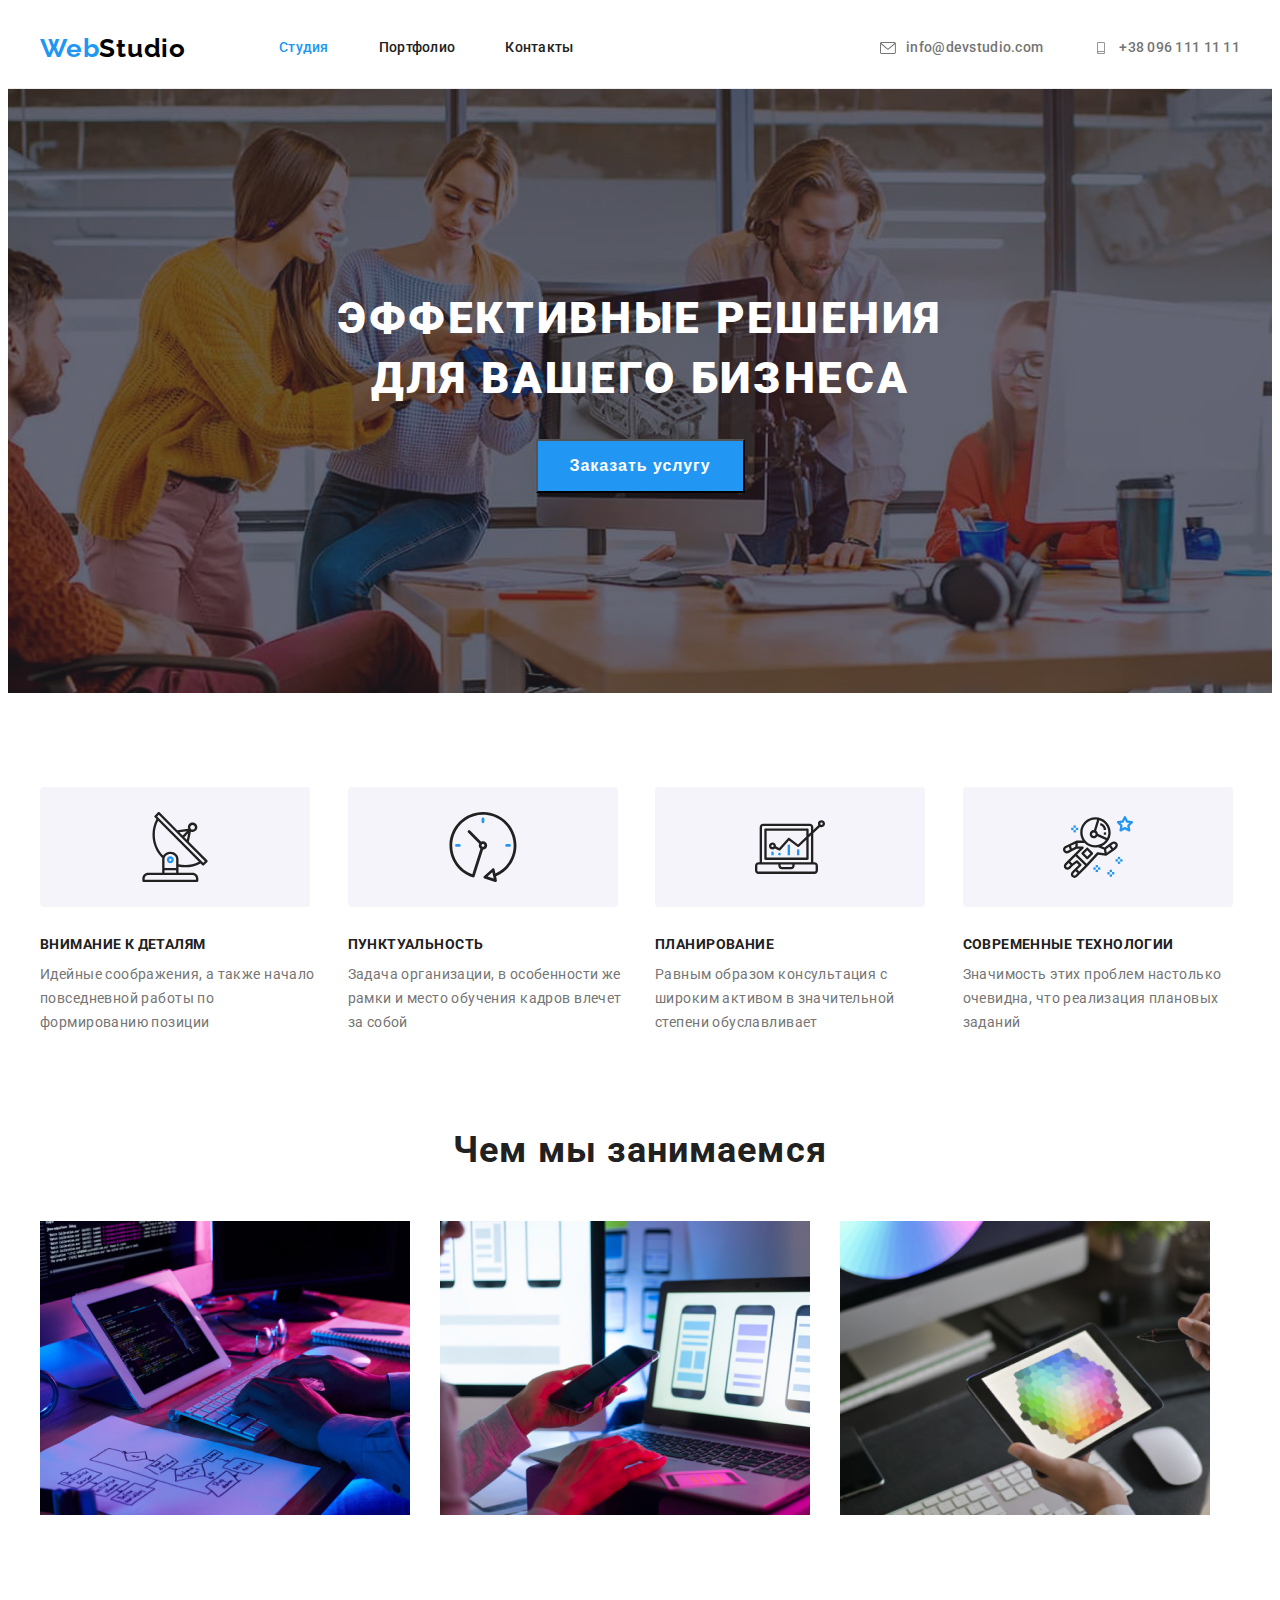
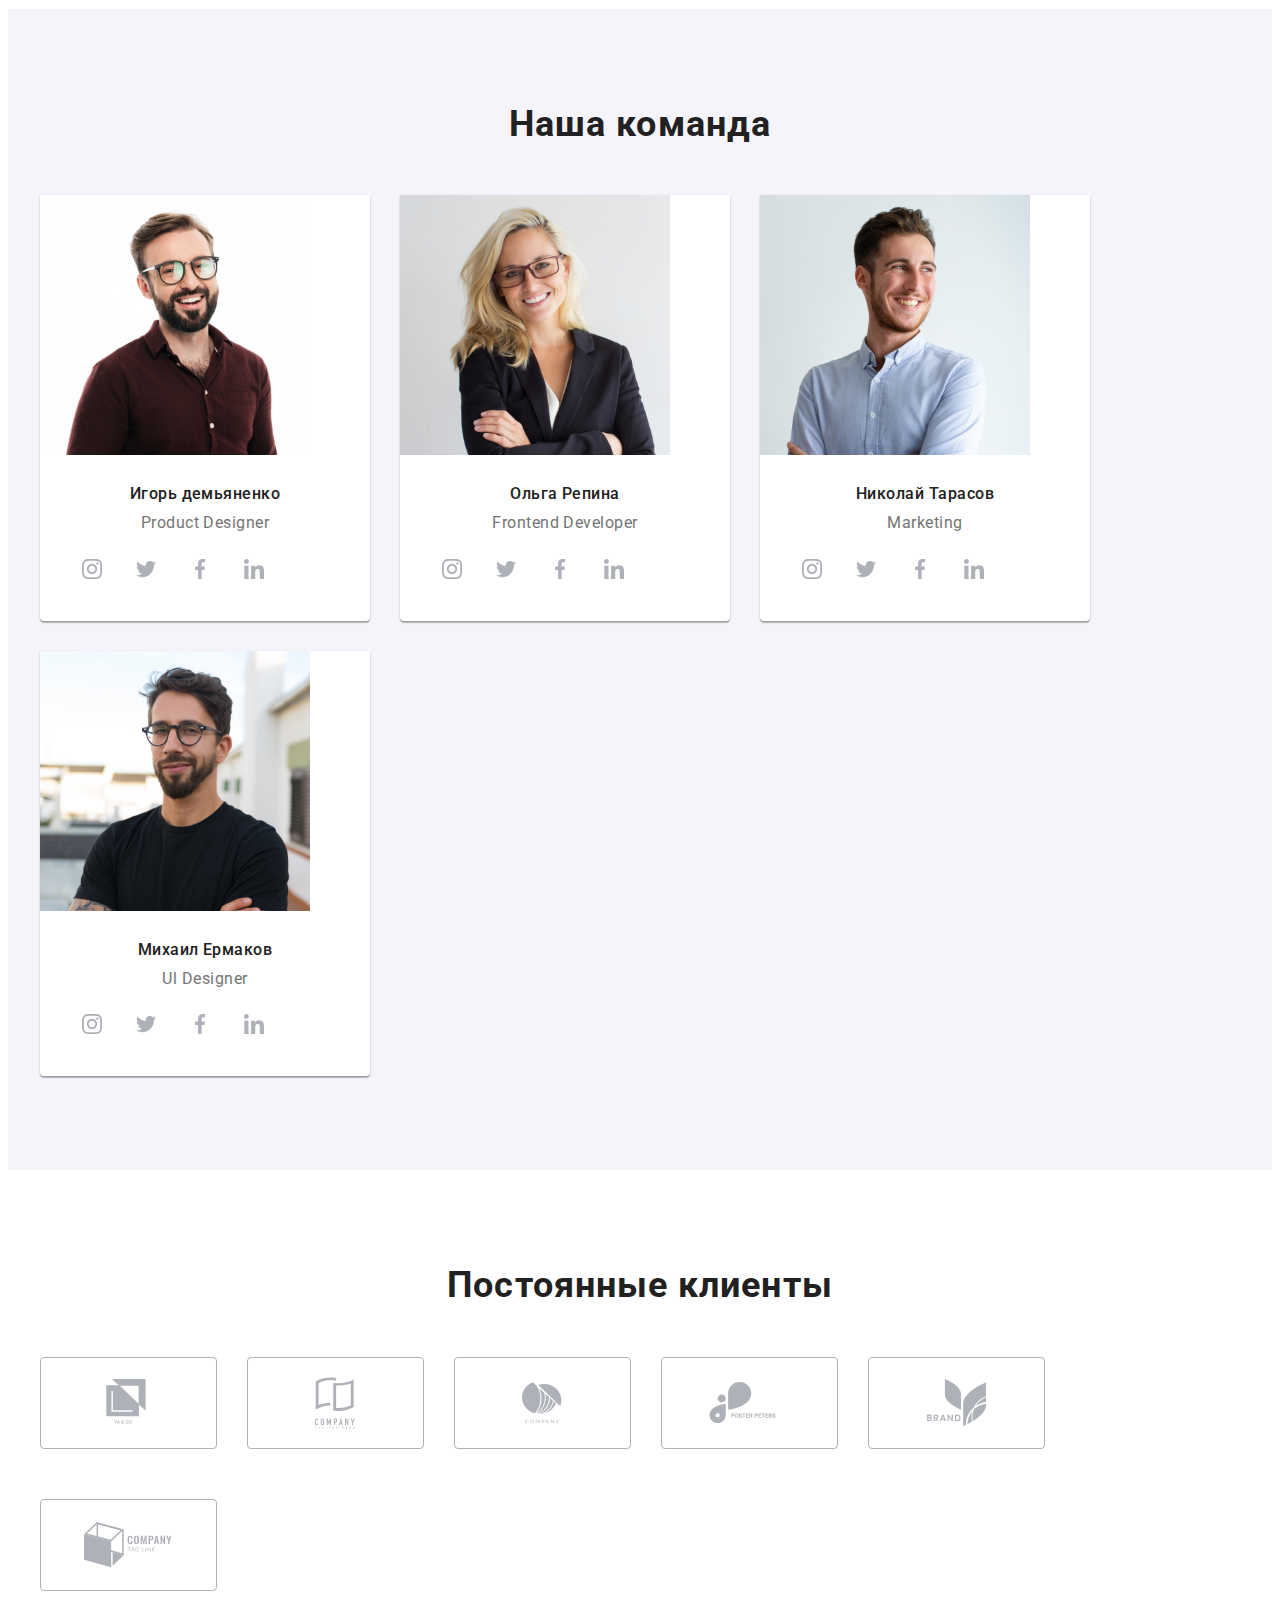
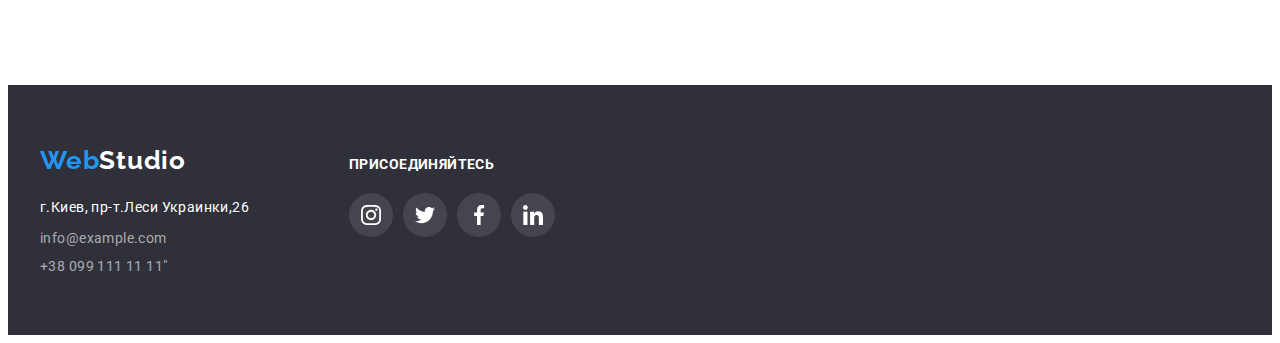
<file: goit-markup-hw-04/index.html>
<!DOCTYPE html>
<html lang="ru">

<head>
    <meta charset="UTF-8">
    <meta http-equiv="X-UA-Compatible" content="IE=edge">
    <meta name="viewport" content="width=device-width, initial-scale=1.0">
    <title>Веб Студия</title>
    <link rel="preconnect" href="https://fonts.gstatic.com">
    <link
        href="https://fonts.googleapis.com/css2?family=Raleway:wght@700&family=Roboto:wght@400;500;700;900&display=swap"
        rel="stylesheet">
    <link rel="stylesheet" href="https://cdnjs.cloudflare.com/ajax/libs/modern-normalize/1.0.0/modern-normalize.min.css"
        integrity="sha512-ISS7cAi1PEhQ8jnbJpJZMd29NlhNj4AWYyLOSp2CE/CsHxTCu+r+t0D2yoJudVrd0/8fTVPUVDzY5Tvli75u/g=="
        crossorigin="anonymous" />
    <link rel="stylesheet" href="./css/styles.css">
</head>

<body>
    <header class="header">
        <div class="container">
            <nav class="header-nav">
                <a class="logo link logo-light-theme" href="#"><span class="logo-item">Web</span>Studio</a>
                <ul class="navigation-list list">
                    <li class="navigation-item">
                        <a class="navigation-link link current" href="./index.html">Студия</a>
                    </li>
                    <li class="navigation-item">
                        <a class="navigation-link link" href="./portfolio.html">Портфолио</a>
                    </li>
                    <li class="navigation-item">
                        <a class="navigation-link link" href="">Контакты</a>
                    </li>
                </ul>
            </nav>
            <ul class="site-nav">
                <li class="list">
                    <a class="tel-link link" href="mailto:info@devstudio.com">
                    <svg class="auth-icon" width="16" height="12">
                        <use href="./images/sprite.svg#envelope">
                        </use>
                    </svg>info@devstudio.com</a>
                </li>
                <li class="list">
                    <a class="tel-link link" href="tel:+380961111111">
                    <svg class="auth-icon" width="10" height="16">
                        <use href="./images/sprite.svg#smartphone">
                    </use> 
                    </svg>+38 096 111 11 11</a>
                </li>
            </ul>
        </div>
    </header>
    <main>

        <!-- HERO -->
        <section class="hero">
            <div class="wrap-container">
                <div class="container">
                    <h1 class="hero-title">Эффективные решения для вашего бизнеса</h1>
                    <button class="modal-button" type="button">Заказать услугу</button>
                </div>
            </div>
        </section>

        <!-- ABOUT US-->
        <section class="about">
            <div class="container">
                <ul class="about-list list">
                    <li class="about-us-list">
                        <div class="thumb">
                            <svg  width="70" height="70">
                                <use href="./images/sprite.svg#antenna"></use>
                            </svg>
                        </div>
                        <h3 class="about-title">Внимание к деталям</h3>
                        <p class="suptitle">Идейные соображения, а также начало повседневной работы по формированию
                            позиции
                        </p>
                    </li>
                    <li class="about-us-list">
                        <div class="thumb">
                            <svg width="70" height="70">
                                <use href="./images/sprite.svg#clock"></use>
                            </svg>
                        </div>
                        <h3 class="about-title">Пунктуальность</h3>
                        <p class="suptitle">Задача организации, в особенности же рамки и место обучения кадров влечет за
                            собой</p>
                    </li>
                    <li class="about-us-list">
                        <div class="thumb">
                            <svg width="70" height="70">
                                <use href="./images/sprite.svg#diagram"></use>
                            </svg>
                        </div>
                        <h3 class="about-title">Планирование</h3>
                        <p class="suptitle">Равным образом консультация с широким активом в значительной степени
                            обуславливает</p>
                    </li>
                    <li class="about-us-list">
                        <div class="thumb">
                            <svg width="70" height="70">
                                <use href="./images/sprite.svg#astronaut"></use>
                            </svg>
                        </div>
                        <h3 class="about-title">Современные технологии</h3>
                        <p class="suptitle">Значимость этих проблем настолько очевидна, что реализация плановых заданий
                        </p>
                    </li>
                </ul>
            </div>
        </section>

        <!-- OUR WORK -->
        <section class="work">
            <div class="container">
                <h2 class="title">Чем мы занимаемся</h2>
                <ul class="title-list list">
                    <li class="work-images">
                        <img src="./images/section2/sec_1.jpg" alt="использует ноутбук" width="370" height="294">
                    </li>
                    <li class="work-images">
                        <img src="./images/section2/sec_2.jpg" alt="использует смартфон" width="370" height="294">
                    </li>
                    <li class="work-images">
                        <img src="./images/section2/sec_3.jpg" alt="использует планшет" width="370" height="294">
                    </li>
                </ul>
            </div>
        </section>

        <!-- OUR COMMAND -->
        <section class="our-command">
            <div class="container">
                <h2 class="title">Наша команда</h2>
                <ul class="command-list list">
                    <li class="frame">
                        <img src="./images/section4/igor_demyanenko.jpg" alt="игорь демьяненко" width="270"
                            height="260">
                        <div class="name">
                            <h3 class="profession-command">Игорь демьяненко</h3>
                            <p class="profession" lang="en">Product Designer</p>
                            <ul class="icon-list list">
                                <li class="icon-list-item">
                                    <a href="#" class="icon-item link">
                                            <svg class="team-icon">
                                                <use href="./images/sprite.svg#instagram"></use>
                                            </svg>
                                    </a>
                                </li>
                                <li class="icon-list-item">
                                    <a href="#" class="icon-item link">
                                        <svg class="team-icon">
                                            <use href="./images/sprite.svg#twitter"></use>
                                        </svg>
                                    </a>
                                </li>
                                <li class="icon-list-item">
                                    <a href="#" class="icon-item link">
                                        <svg class="team-icon">
                                            <use href="./images/sprite.svg#facebook"></use>
                                        </svg>
                                    </a>
                                </li>
                                <li class="icon-list-item">
                                    <a href="#" class="icon-item link">
                                        <svg class="team-icon">
                                            <use href="./images/sprite.svg#linkedin"></use>
                                        </svg>
                                    </a>
                                </li>
                            </ul>
                        </div>
                    </li>

                    <li class="frame">
                        <img src="./images/section4/Olga_Repina.jpg" alt="ольга репина" width="270" height="260">
                        <div class="name">
                            <h3 class="profession-command">Ольга Репина</h3>
                            <p class="profession" lang="en">Frontend Developer</p>
                            <ul class="icon-list list">
                                <li class="icon-list-item">
                                    <a href="#" class="icon-item link">
                                        <svg class="team-icon">
                                            <use href="./images/sprite.svg#instagram"></use>
                                        </svg>
                                    </a>
                                </li>
                                <li class="icon-list-item">
                                    <a href="#" class="icon-item link">
                                        <svg class="team-icon">
                                            <use href="./images/sprite.svg#twitter"></use>
                                        </svg>
                                    </a>
                                </li>
                                <li class="icon-list-item">
                                    <a href="#" class="icon-item link">
                                        <svg class="team-icon">
                                            <use href="./images/sprite.svg#facebook"></use>
                                        </svg>
                                    </a>
                                </li>
                                <li class="icon-list-item">
                                    <a href="#" class="icon-item link">
                                        <svg class="team-icon">
                                            <use href="./images/sprite.svg#linkedin"></use>
                                        </svg>
                                    </a>
                                </li>
                            </ul>
                        </div>
                    </li>

                    <li class="frame">
                        <img src="./images/section4/Nicolay_Tarasov.jpg" alt="николай тарасов" width="270" height="260">
                        <div class="name">
                            <h3 class="profession-command">Николай Тарасов</h3>
                            <p class="profession" lang="en">Marketing</p>
                            <ul class="icon-list list">
                                <li class="icon-list-item">
                                    <a href="#" class="icon-item link">
                                        <svg class="team-icon">
                                            <use href="./images/sprite.svg#instagram"></use>
                                        </svg>
                                    </a>
                                </li>
                                <li class="icon-list-item">
                                    <a href="#" class="icon-item link">
                                        <svg class="team-icon">
                                            <use href="./images/sprite.svg#twitter"></use>
                                        </svg>
                                    </a>
                                </li>
                                <li class="icon-list-item">
                                    <a href="#" class="icon-item link">
                                        <svg class="team-icon">
                                            <use href="./images/sprite.svg#facebook"></use>
                                        </svg>
                                    </a>
                                </li>
                                <li class="icon-list-item">
                                    <a href="#" class="icon-item link">
                                        <svg class="team-icon">
                                            <use href="./images/sprite.svg#linkedin"></use>
                                        </svg>
                                    </a>
                                </li>
                            </ul>
                        </div>
                    </li>

                    <li class="frame">
                        <img src="./images/section4/mihail_yermakov.jpg" alt="михаил ермаков" width="270" height="260">
                        <div class="name">
                            <h3 class="profession-command">Михаил Ермаков</h3>
                            <p class="profession" lang="en">Ul Designer</p>
                            <ul class="icon-list list">
                                <li class="icon-list-item">
                                    <a href="#" class="icon-item link">
                                        <svg class="team-icon">
                                            <use href="./images/sprite.svg#instagram"></use>
                                        </svg>
                                    </a>
                                </li>
                                <li class="icon-list-item">
                                    <a href="#" class="icon-item link">
                                        <svg class="team-icon">
                                            <use href="./images/sprite.svg#twitter"></use>
                                        </svg>
                                    </a>
                                </li>
                                <li class="icon-list-item">
                                    <a href="#" class="icon-item link">
                                        <svg class="team-icon">
                                            <use href="./images/sprite.svg#facebook"></use>
                                        </svg>
                                    </a>
                                </li>
                                <li class="icon-list-item">
                                    <a href="#" class="icon-item link">
                                        <svg class="team-icon">
                                            <use href="./images/sprite.svg#linkedin"></use>
                                        </svg>
                                    </a>
                                </li>
                            </ul>
                        </div>
                    </li>
                </ul>
            </div>
        </section>

         <!-- OUR CLIENTS -->
        <section class="clients">
            <div class="container">
                <h2 class="title">Постоянные клиенты</h2>
                <ul class="clients-list list">
                    <li class="clients-link">
                        <a href="#" class="clients-list-item link">
                            <svg class="clients-link-icon" height="48" width="44">
                                <use href="./images/sprite.svg#logo1"></use>
                            </svg>
                        </a>
                    </li>
                    <li class="clients-link">
                        <a href="#" class="clients-list-item link">
                            <svg class="clients-link-icon" height="52" width="40">
                                <use href="./images/sprite.svg#logo2"></use>
                            </svg>
                        </a>
                    </li>
                    <li class="clients-link">
                        <a href="#" class="clients-list-item link">
                            <svg class="clients-link-icon" height="42" width="40">
                                <use href="./images/sprite.svg#logo3"></use>
                            </svg>
                        </a>
                    </li>
                    <li class="clients-link">
                        <a href="#" class="clients-list-item link">
                            <svg class="clients-link-icon" height="42" width="80">
                                <use href="./images/sprite.svg#logo4"></use>
                            </svg>
                        </a>
                    </li>
                    <li class="clients-link">
                        <a href="#" class="clients-list-item link">
                            <svg class="clients-link-icon" height="47" width="59">
                                <use href="./images/sprite.svg#logo5"></use>
                            </svg>
                        </a>
                    </li>
                    <li class="clients-link">
                        <a href="#" class="clients-list-item link">
                            <svg class="clients-link-icon" height="46" width="88">
                                <use href="./images/sprite.svg#logo6"></use>
                            </svg>
                        </a>
                    </li>
                </ul>

            </div>
        </section>
    </main>
    <footer class="footer">
        <div class="container footer-wraper">
            <div>
            <a class="logo link logo-dark-theme" href="#"><span class="logo-item">Web</span>Studio</a>
            <address class="address">
                <ul class="tel list">
                    <li class="contact-list-item">
                        <a class="contact-link link" href="https://goo.gl/maps/1RiTLj3gP9AZY1d38" target="blank"
                            rel="noopener noreferrer">г.Киев, пр-т.Леси Украинки,26</a>
                    </li>
                    <li class="contact-list-item">
                        <a class="foot-link link" href="mailto:info@example.com">info@example.com</a>
                    </li>
                    <li class="contact-list-item">
                        <a class="foot-link link" href="tel:+380991111111">+38 099 111 11 11"</a>
                    </li>
                </ul>
            </address>
            </div>
            <div class="footer-link-icons">
                <p class="join">присоединяйтесь</p>
                <ul class="social-list list">
                    <li class="social-list-item">
                        <a href="#" class="social-list-link">
                            <svg class="social-list-icon">
                                <use href="./images/sprite.svg#instagram"></use>
                            </svg>
                        </a>
                    </li>
                    <li class="social-list-item">
                        <a href="#" class="social-list-link">
                            <svg class="social-list-icon">
                                <use href="./images/sprite.svg#twitter"></use>
                            </svg>
                        </a>
                    </li>
                    <li class="social-list-item">
                        <a href="#" class="social-list-link">
                            <svg class="social-list-icon">
                                <use href="./images/sprite.svg#facebook"></use>
                            </svg>
                        </a>
                    </li>
                    <li class="social-list-item">
                        <a href="#" class="social-list-link">
                            <svg class="social-list-icon">
                                <use href="./images/sprite.svg#linkedin"></use>
                            </svg>
                        </a>
                    </li>
                </ul>
            </div>
        </div>
    </footer>
</body>

</html>
</file>
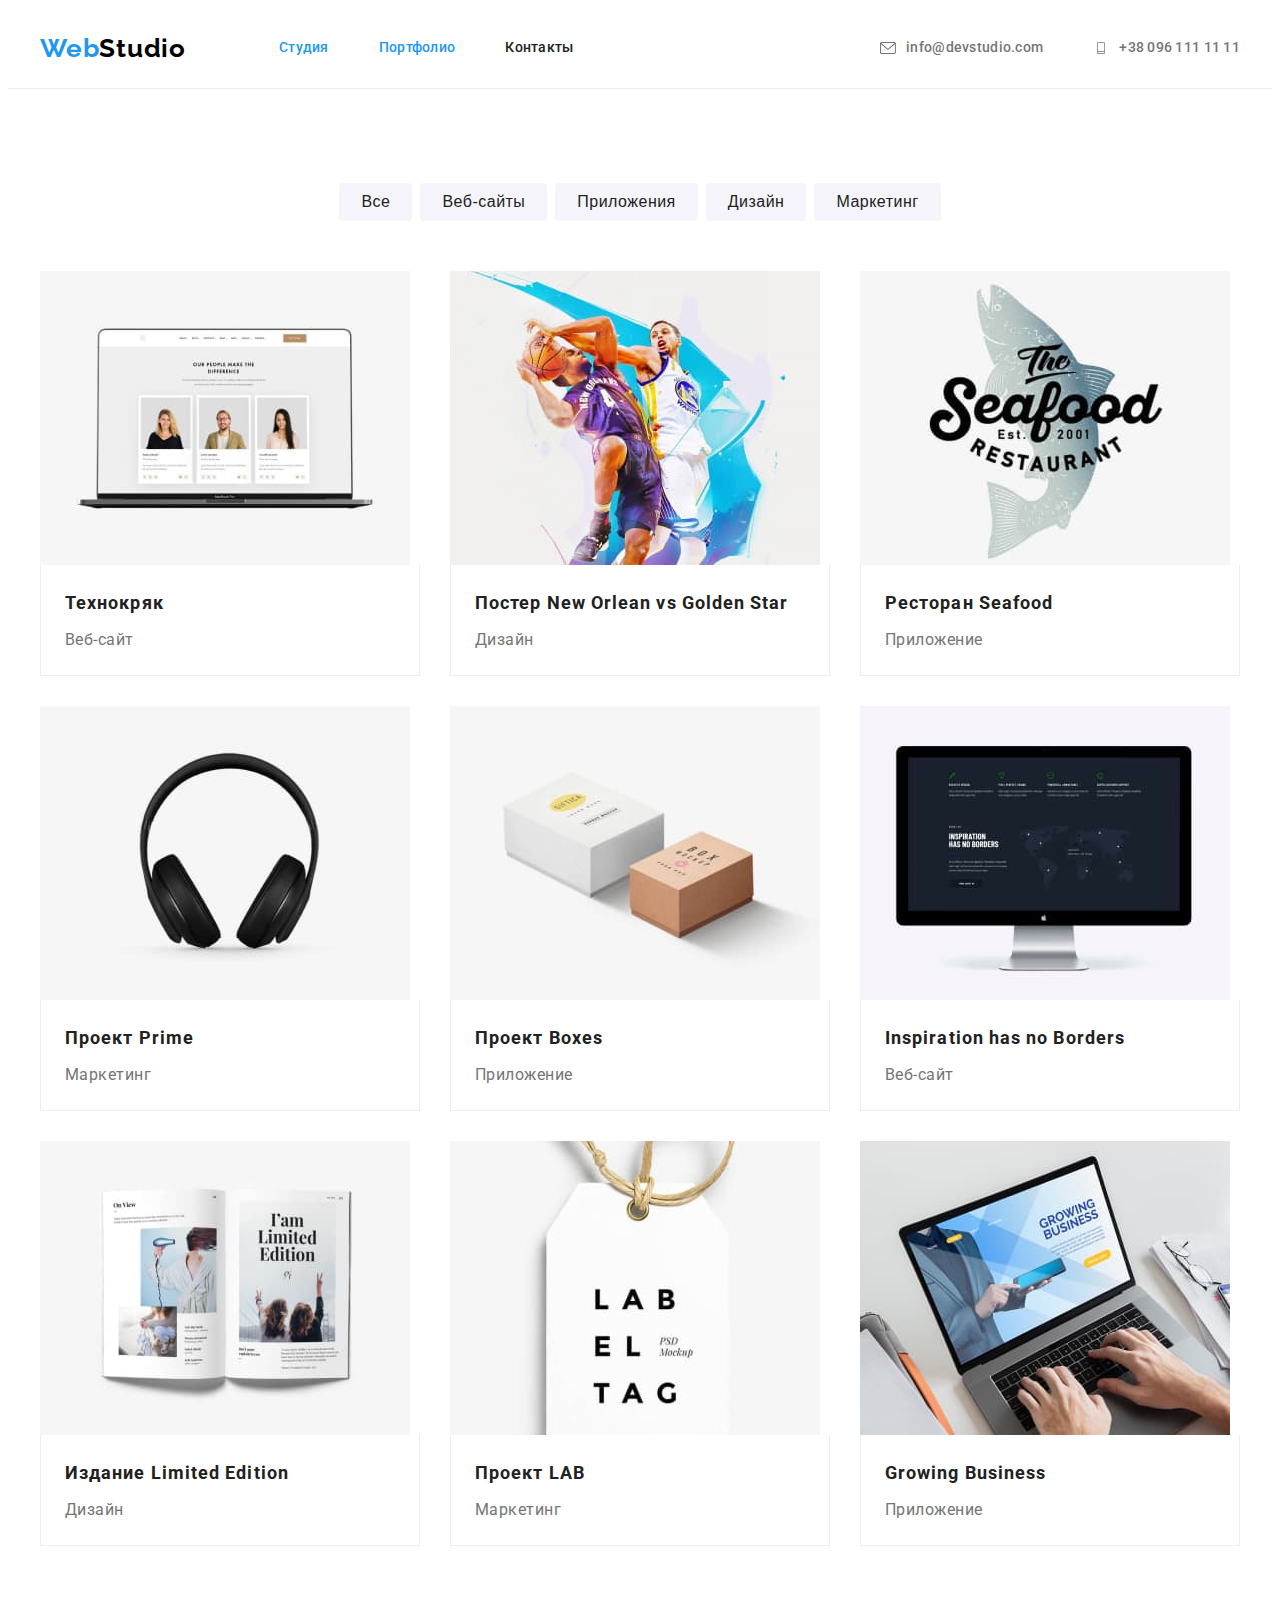
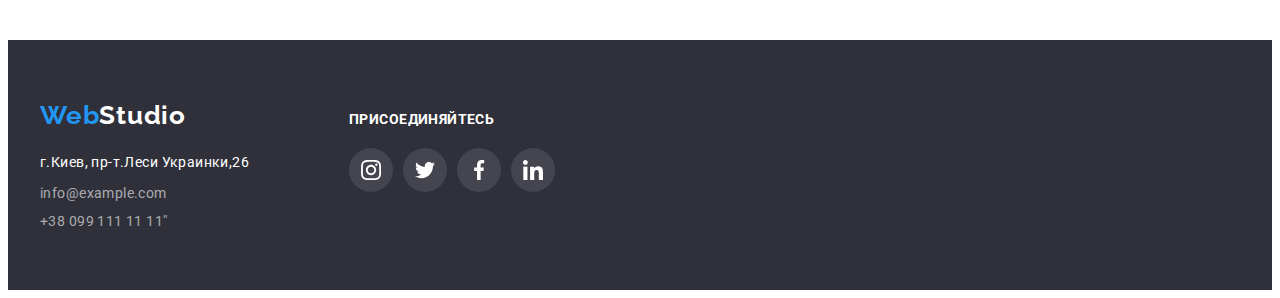
<file: goit-markup-hw-04/portfolio.html>
<!DOCTYPE html>
<html lang="ru">

<head>
    <meta charset="UTF-8">
    <meta http-equiv="X-UA-Compatible" content="IE=edge">
    <meta name="viewport" content="width=device-width, initial-scale=1.0">
    <title>Портфолио</title>
    <link rel="preconnect" href="https://fonts.gstatic.com">
    <link
        href="https://fonts.googleapis.com/css2?family=Raleway:wght@700&family=Roboto:wght@400;500;700;900&display=swap"
        rel="stylesheet">
    <link rel="stylesheet" href="https://cdnjs.cloudflare.com/ajax/libs/modern-normalize/1.0.0/modern-normalize.min.css"
        integrity="sha512-ISS7cAi1PEhQ8jnbJpJZMd29NlhNj4AWYyLOSp2CE/CsHxTCu+r+t0D2yoJudVrd0/8fTVPUVDzY5Tvli75u/g=="
        crossorigin="anonymous" />
    <link rel="stylesheet" href="./css/styles.css">
</head>

<body>
    <header class="header">
        <div class="container">
            <nav class="header-nav">
                <a class="logo link logo-light-theme" href="#"><span class="logo-item">Web</span>Studio</a>
                <ul class="navigation-list list">
                    <li class="navigation-item">
                        <a class="navigation-link link current" href="./index.html">Студия</a>
                    </li>
                    <li class="navigation-item">
                        <a class="navigation-link link current" href="./portfolio.html">Портфолио</a>
                    </li>
                    <li class="navigation-item">
                        <a class="navigation-link link" href="">Контакты</a>
                    </li>
                </ul>
            </nav>
            <ul class="site-nav">
                <li class="list">
                    <a class="tel-link link" href="mailto:info@devstudio.com">
                        <svg class="auth-icon" width="16" height="12">
                            <use href="./images/sprite.svg#envelope">
                            </use>
                        </svg>info@devstudio.com</a>
                </li>
                <li class="list">
                    <a class="tel-link link" href="tel:+380961111111">
                        <svg class="auth-icon" width="10" height="16">
                            <use href="./images/sprite.svg#smartphone">
                            </use>
                        </svg>+38 096 111 11 11</a>
                </li>
            </ul>
        </div>
    </header>
    <main>
        <section class="portfolio-menu">
            <div class="container">
                <h1 class="visually-hidden">Портфолио</h1>
                <ul class="button-list list">
                    <li class="button-item">
                        <button class="button" type="button">Все</button>
                    </li>
                    <li class="button-item">
                        <button class="button" type="button">Веб-сайты</button>
                    </li>
                    <li class="button-item">
                        <button class="button" type="button">Приложения</button>
                    </li>
                    <li class="button-item">
                        <button class="button" type="button">Дизайн</button>
                    </li>
                    <li class="button-item">
                        <button class="button" type="button">Маркетинг</button>
                    </li>
                </ul>

                <!-- PORTFOLIO -->
                <ul class="portfolio-list list">
                    <li class="portfolio-item">
                        <a class="portfolio-link link" href="#">
                            <img src="./images/portfolio/web-site.jpg" alt="Веб-сайт" width="370" height="294">
                            <div class="portfolio-description">
                            <h2 class="portfolio-name">Технокряк</h2>
                            <p class="description">Веб-сайт</p>
                            </div>
                        </a>
                    </li>

                    <li class="portfolio-item">
                        <a class="portfolio-link link" href="#">
                            <img src="./images/portfolio/design.jpg" alt="Дизайн" width="370" height="294">
                            <div class="portfolio-description">
                            <h2 class="portfolio-name">Постер New Orlean vs Golden Star</h2>
                            <p class="description">Дизайн</p>
                            </div>
                        </a>
                    </li>

                    <li class="portfolio-item">
                        <a class="portfolio-link link" href="#">
                            <img src="./images/portfolio/app.jpg" alt="Приложение" width="370" height="294">
                            <div class="portfolio-description">
                            <h2 class="portfolio-name">Ресторан Seafood</h2>
                            <p class="description">Приложение</p>
                            </div>
                        </a>
                    </li>

                    <li class="portfolio-item">
                        <a class="portfolio-link link" href="#">
                            <img src="./images/portfolio/marketing.jpg" alt="Маркетинг" width="370" height="294">
                            <div class="portfolio-description">
                            <h2 class="portfolio-name">Проект Prime</h2>
                            <p class="description">Маркетинг</p>
                            </div>
                        </a>
                    </li>

                    <li class="portfolio-item">
                        <a class="portfolio-link link" href="#">
                            <img src="./images/portfolio/app_boxes.jpg" alt="Приложение" width="370" height="294">
                            <div class="portfolio-description">
                            <h2 class="portfolio-name">Проект Boxes</h2>
                            <p class="description">Приложение</p>
                            </div>
                        </a>
                    </li>

                    <li class="portfolio-item">
                        <a class="portfolio-link link" href="#">
                            <img src="./images/portfolio/web-site_no_borders.jpg" alt="Веб-сайт" width="370"
                                height="294">
                            <div class="portfolio-description">
                                <h2 class="portfolio-name">Inspiration has no Borders</h2>
                            <p class="description">Веб-сайт</p>
                            </div>
                        </a>
                    </li>

                    <li class="portfolio-item">
                        <a class="portfolio-link link" href="#">
                            <img src="./images/portfolio/design_limited_edition.jpg" alt="Дизайн" width="370"
                                height="294">
                            <div class="portfolio-description">
                                <h2 class="portfolio-name">Издание Limited Edition</h2>
                            <p class="description">Дизайн</p>
                            </div>
                        </a>
                    </li>

                    <li class="portfolio-item">
                        <a class="portfolio-link link" href="#">
                            <img src="./images/portfolio/marketing_label.jpg" alt="Маркетинг" width="370" height="294">
                            <div class="portfolio-description">
                            <h2 class="portfolio-name">Проект LAB</h2>
                            <p class="description">Маркетинг</p>
                            </div>
                        </a>
                    </li>

                    <li class="portfolio-item">
                        <a class="portfolio-link link" href="#">
                            <img src="./images/portfolio/app_growing_business.jpg" alt="Приложение" width="370"
                                height="294">
                            <div class="portfolio-description">
                                <h2 class="portfolio-name">Growing Business</h2>
                            <p class="description">Приложение</p>
                            </div>
                        </a>
                    </li>
                </ul>
            </div>
        </section>
    </main>
    <footer class="footer">
        <div class="container footer-wraper">
            <div>
                <a class="logo link logo-dark-theme" href="#"><span class="logo-item">Web</span>Studio</a>
                <address class="address">
                    <ul class="tel list">
                        <li class="contact-list-item">
                            <a class="contact-link link" href="https://goo.gl/maps/1RiTLj3gP9AZY1d38" target="blank"
                                rel="noopener noreferrer">г.Киев, пр-т.Леси Украинки,26</a>
                        </li>
                        <li class="contact-list-item">
                            <a class="foot-link link" href="mailto:info@example.com">info@example.com</a>
                        </li>
                        <li class="contact-list-item">
                            <a class="foot-link link" href="tel:+380991111111">+38 099 111 11 11"</a>
                        </li>
                    </ul>
                </address>
            </div>
            <div class="footer-link-icons">
                <p class="join">присоединяйтесь</p>
                <ul class="social-list list">
                    <li class="social-list-item">
                        <a href="#" class="social-list-link">
                            <svg class="social-list-icon">
                                <use href="./images/sprite.svg#instagram"></use>
                            </svg>
                        </a>
                    </li>
                    <li class="social-list-item">
                        <a href="#" class="social-list-link">
                            <svg class="social-list-icon">
                                <use href="./images/sprite.svg#twitter"></use>
                            </svg>
                        </a>
                    </li>
                    <li class="social-list-item">
                        <a href="#" class="social-list-link">
                            <svg class="social-list-icon">
                                <use href="./images/sprite.svg#facebook"></use>
                            </svg>
                        </a>
                    </li>
                    <li class="social-list-item">
                        <a href="#" class="social-list-link">
                            <svg class="social-list-icon">
                                <use href="./images/sprite.svg#linkedin"></use>
                            </svg>
                        </a>
                    </li>
                </ul>
            </div>
        </div>
    </footer>
</body>
</file>
<file: goit-markup-hw-04/css/styles.css>
:root {
    --first-font: "Roboto", sans-serif;
    --second-font: "Raleway", sans-serif;
    --accent-color: #2196F3;
    --background-hero: #2F303A;
    --background-command: #f5f4fa;
    --active-modal-button: #188ce8;
    --navigation-color: #212121;
    --main-color: #ffffff;
    --light-theme: #000000;
    --tel-color: #757575;
    --contact-link: rgba(255, 255, 255, 0.6);
    --border-color: #EEEEEE;
    --icon-color: #AFB1B8;
}
body {
    font-family: var(--first-font);
    background: var(--main-color);
}

h1,
h2,
h3,
h4,
h5,
h6,
p {
    margin: 0;
}
ul,
ol {
    margin: 0;
    padding: 0;
}
img {
    display: block;
    max-width: 100%;
}
.link {
    text-decoration: none;
}
.list {
    list-style: none;
    padding: 0;
    margin: 0;
}
.address {
    font-style: normal;
    margin-top: 20px;
}
.visually-hidden {
    position: absolute !important;
    clip: rect(1px 1px 1px 1px); /* IE6 IE7 */
    clip: rect(1px 1px 1px 1px);
    padding: 0 !important;
    border: 0 !important;
    height: 1px !important;
    width: 1px !important;
    overflow: hidden;
}
.link.current {
    color: var(--accent-color);
}
.container {
    width: 1200px;
    margin-left: auto;
    margin-right: auto;
    padding-left: 15px;
    padding-right: 15px;
}

/* ============== COMPONENTS ============== */

.logo {
    margin-right: 93px;

    font-family: var(--second-font);
    font-weight: 700;
    font-size: 26px;
    line-height: 1.19;
    letter-spacing: 0.03em;
}
.logo-item {
    color: var(--accent-color);
}
.logo-light-theme {
    color: var(--light-theme);
}
.logo-dark-theme {
    color: var(--main-color);
}
.title {
    margin-bottom: 50px;

    font-family: var(--first-font);
    font-weight: 700;
    font-size: 36px;
    line-height: 1.17;
    text-align: center;
    letter-spacing: 0.03em;

    color: var(--navigation-color);
}

/* ============== END COMPONENTS ============== */


/* ============== HEADER ============== */

.header {
    
    border-bottom: 1px solid #ECECEC;
}
.header > .container {
    display: flex;
    align-items: center;
    justify-content: space-between;
}
.header-nav {
    display: flex;
    align-items: center;
}
.navigation-list {
    display: flex;
    align-items: center;
    
}
.navigation-list > .navigation-item:not(:last-child) {
    margin-right: 50px;
}
.navigation-link {
    display: flex;
    align-items: center;
    margin-left: 0 auto;
    display: flex;
    align-items: center;
    margin-left: auto;
    padding-top: 32px;
    padding-bottom: 32px;
    font-weight: 500;
    font-size: 14px;
    line-height: 1.14;
    letter-spacing: 0.02em;

    color: var(--navigation-color);
}
.navigation-link:hover,
.navigation-link:focus {
    color: var(--accent-color);
}
.site-nav {
    display: flex;
    align-items: center;
    margin-left: 93px;
}
.site-nav > .list:not(:last-child) {
    margin-right: 50px;
}
.tel-link {
    display: flex;
    align-items: center;
    padding-top: 32px;
    padding-bottom: 32px;
    font-weight: 500;
    font-size: 14px;
    line-height: 1.14;
    letter-spacing: 0.02em;

    color: var(--tel-color);
}
.auth-icon {
    width: 16px;
    height: 12px;
    margin-right: 10px;

    fill: var(--tel-color);
}
.tel-link:hover,
.tel-link:focus {
    color: var(--accent-color);
}

.tel-link:hover .auth-icon,
.tel-link:focus .auth-icon {
    fill: var(--accent-color);
}

/* ============== END HEADER ============== */

/* ============== HERO ============== */

.hero {
    padding: 200px 0;

    background-color: var(--background-hero);
    background-image: linear-gradient(
      to left,
      rgba(47, 48, 58, 0.4),
      rgba(47, 48, 58, 0.4)
), url(../images/hero.jpg);
    background-size: cover;
    background-position: center;
    background-repeat: no-repeat;
    max-width: 1600px;
    margin-left: auto;
    margin-right: auto;
}

.hero-title {
    max-width: 696px;
    margin: 0 auto;
    margin-bottom: 30px;
    
    font-weight: 900;
    font-size: 44px;
    line-height: 1.36;
    text-align: center;
    letter-spacing: 0.06em;
    text-transform: uppercase;

    color: var(--main-color);
}
.modal-button {
    padding: 10px 32px;
    display: block;
    margin: auto;

    font-weight: 700;
    font-size: 16px;
    line-height: 1.9;
    letter-spacing: 0.06em;
    cursor: pointer;

    color: var(--main-color);
    background: var(--accent-color);
}
.modal-button:hover,
.modal-button:focus {
    background-color: var(--active-modal-button);
    box-shadow: 0px 4px 4px rgba(0, 0, 0, 0.15);
    border-radius: 4px;

    color: var(--main-color);
}

/* ============== END HERO ============== */


/* ============== ABOUT US ============== */

.thumb {
    border-radius: 4px;
    margin-bottom: 30px;
    display: flex;
    justify-content: center;
    align-items: center;
    border-radius: 4px;
    width: 270px;
    height: 120px;
    background-color: var(--background-command);
    border-radius: 4px;
}
.about {
    padding-top: 94px;
    padding-bottom: 47px;
}
.about-list {
    display: flex;
    margin-top: -30px;
    margin-left: -30px;
}
.about-us-list {
   margin-left: 30px;
   margin-top: 30px;
   flex-basis: calc(100% / 4 - 30px);
}
.about-list .about-title {
    margin-bottom: 10px;

    font-family: var(--first-font);
    font-weight: 700;
    font-size: 14px;
    line-height: 1.14;
    letter-spacing: 0.03em;
    text-transform: uppercase;

    color: var(--navigation-color);
}
.suptitle {
    font-family: var(--first-font);
    font-size: 14px;
    line-height: 1.71;
    letter-spacing: 0.03em;

    color: var(--tel-color);
}

/* ============== END ABOUT US ============== */


/* ============== OUR WORK ============== */

.work {
    padding-top: 47px;
    padding-bottom: 94px;
}
.title-list {
    display: flex;
    margin-left: -30px;
    margin-top: -30px;
}
.work-images {
    margin-left: 30px;
    margin-top: 30px;
    flex-basis: calc(100% / 3 -30px);
}


/* ============== END OUR WORK ============== */


/* ============== OUR COMMAND ============== */

.our-command {
    padding-top: 94px;
    padding-bottom: 94px;

    background-color: var(--background-command);
}
.our-command > .title {
    margin-bottom: 44px;
}
.command-list {
    display: flex;
    flex-wrap: wrap;
    margin-left: -30px;
    margin-top: -30px;
}
.frame {
    flex-basis: calc(100% / 4 - 30px);
    margin-left: 30px;
    margin-top: 30px;

    background: var(--main-color);
    box-shadow: 0px 1px 3px rgba(0, 0, 0, 0.12), 0px 1px 1px rgba(0, 0, 0, 0.14), 0px 2px 1px rgba(0, 0, 0, 0.2);
    border-radius: 0px 0px 4px 4px;
}
.profession-command {
    margin-bottom: 10px;
    font-family: var(--first-font);
    font-weight: 500;
    font-size: 16px;
    line-height: 1.18;
    text-align: center;
    letter-spacing: 0.03em;

    color: var(--navigation-color);
}
.profession {
    
    margin-bottom: 14px;
    font-family: var(--first-font);
    font-size: 16px;
    line-height: 1.18;
    text-align: center;
    letter-spacing: 0.03em;

    color: var(--tel-color);
}
.name {
    padding: 30px;
    width: 270px;
}
.icon-list {
    display: flex;
}
.icon-list .icon-list-item:not(:last-child) {
    margin-right: 10px;
}

.icon-item {
    display: flex;
    width: 44px;
    height: 44px;
    border-radius: 50%;
    color: var(--icon-color);
    justify-content: center;
    align-items: center;
    fill: var(--main-color);
    background-color: var(--main-color);
}
.team-icon {
    width: 20px;
    height: 20px;
    align-items: center;
    
    fill: currentColor;
}
.icon-item:hover,
.icon-item:focus {
    color: var(--main-color);
    background-color: var(--accent-color);
}


/* ============== END OUR COMMAND ============== */

/* ============== OUR CLIENTS ============== */

.clients {
    padding-top: 94px;
    padding-bottom: 94px;
}
.clients-list {
    display: flex;
    align-items: center;
    flex-wrap: wrap;
    margin-left: -30px;
    margin-top: -50px;
}
.clients-link {
    flex-basis: calc(100% / 6 - 30px);
    margin-left: 30px;
    margin-top: 50px;
    height: 90px;
    border-radius: 4px;
    border: 1px solid #afb1b8;
    
}
.clients-list-item {
    display: inline-flex;
    justify-content: center;
    align-items: center;
    width: 100%;
    height: 90px;
    fill: #afb1b8;
}
.clients-list-item:hover,
.clients-list-item:focus {
    fill: var(--accent-color);
}
.clients-link:hover,
.clients-list-icon .clients-link:focus,
.clients-list-icon {
    border-color: var(--active-modal-button);
}


/* ============== END OUR CLIENTS ============== */


/* ============== PORTFOLIO BUTTON ============== */

.button-list {
    display: flex;
    justify-content: center;
}
.button {
    padding: 6px 22px;

    font-weight: 500;
    font-size: 16px;
    line-height: 1.62;
    text-align: center;
    letter-spacing: 0.03em;
    cursor: pointer;
    border-radius: 4px;
    border: 0px;

    color: var(--navigation-color);
    background: var(--background-command);
}
.button:hover,
.button:focus {
   color: var(--main-color);
   background: var(--accent-color);
   
   box-shadow: 0px 3px 1px rgba(0, 0, 0, 0.1), 0px 1px 2px rgba(0, 0, 0, 0.08), 0px 2px 2px rgba(0, 0, 0, 0.12);
}
.button-list {
    margin-bottom: 50px;
}
.button-item:not(:last-child) {
    margin-right: 8px;
}
/* ============== END PORTFOLIO BUTTON ============== */


/* ============== PORTFOLIO ============== */

.portfolio-menu {
    padding-top: 94px;
    padding-bottom: 94px;
}
.portfolio-list {
    display: flex;
    flex-wrap: wrap;
    
    margin-top: -30px;
    margin-left: -30px;
}
.portfolio-item {
    flex-basis: calc(100% / 3 - 30px);
    margin-top: 30px;
    margin-left: 30px;
}

.portfolio-item:hover,
.portfolio-item:focus {
    background: var(--main-color);
    border-bottom: 1px solid var(--border-color);
    box-shadow: 0px 1px 1px rgba(0, 0, 0, 0.12), 0px 4px 4px rgba(0, 0, 0, 0.06), 1px 4px 6px rgba(0, 0, 0, 0.16);
}
.portfolio-description {
    padding: 20px 24px;

    background: var(--main-color);
    border: 1px solid var(--border-color);
    border-top: none;
}
.portfolio-name {
    margin-bottom: 4px;

    font-family: var(--first-font);
    font-weight: 700;
    font-size: 18px;
    line-height: 2;
    letter-spacing: 0.06em;

    color: var(--navigation-color);
}
.description {
    font-family: var(--first-font);
    font-size: 16px;
    line-height: 1.87;
    letter-spacing: 0.03em;

    color: var(--tel-color);
}

/* ============== END PORTFOLIO ============== */


/* ============== FOOTER ============== */

.contact-list-item:not(:last-child) {
    margin-bottom: 9px;
}
.footer {
    padding-top: 60px;
    padding-bottom: 60px;

    background: var(--background-hero);
}

.contact-link {
    display: inline-block;
    

    font-family: var(--first-font);
    font-size: 14px;
    line-height: 1.71;
    letter-spacing: 0.03em;

    color: var(--main-color);
}
.contact-link:hover,
.contact-link:focus {
    color: var(--accent-color);
}
.foot-link {
    font-weight: 400;
    font-size: 14px;
    line-height: 1.14;
    letter-spacing: 0.03em;
    
    color: var(--contact-link);
}
.foot-link:hover,
.foot-link:focus {
    color: var(--accent-color);
}
.footer-wraper {
    display: flex;
    align-items: baseline;
}
.footer-link-icons {
    margin-left: 70px;
}
.join {
    display: block;
    margin-bottom: 20px;
    font-weight: bold;
    font-size: 14px;
    line-height: 1.14;
    letter-spacing: 0.03em;
    text-transform: uppercase;
    color: var(--main-color);
}
.social-list {
    display: flex;
}
.social-list-item {
    margin-right: 10px;
}
.social-list-item:not(:last-child) {
    margin-right: 10px;
}
.social-list-link {
    display: inline-flex;
    width: 44px;
    height: 44px;
    border-radius: 50%;
    color: var(--icon-color);
    justify-content: center;
    align-items: center;
    fill: var(--main-color);
    background: rgba(255, 255, 255, 0.1);
}
.social-list-icon {
    width: 20px;
    height: 20px;
}
.social-list-link:hover,
.social-list-link:focus {
    background-color: var(--accent-color);
}

/* ============== END FOOTER ============== */
/* ============== END FOOTER ============== */
</file>
